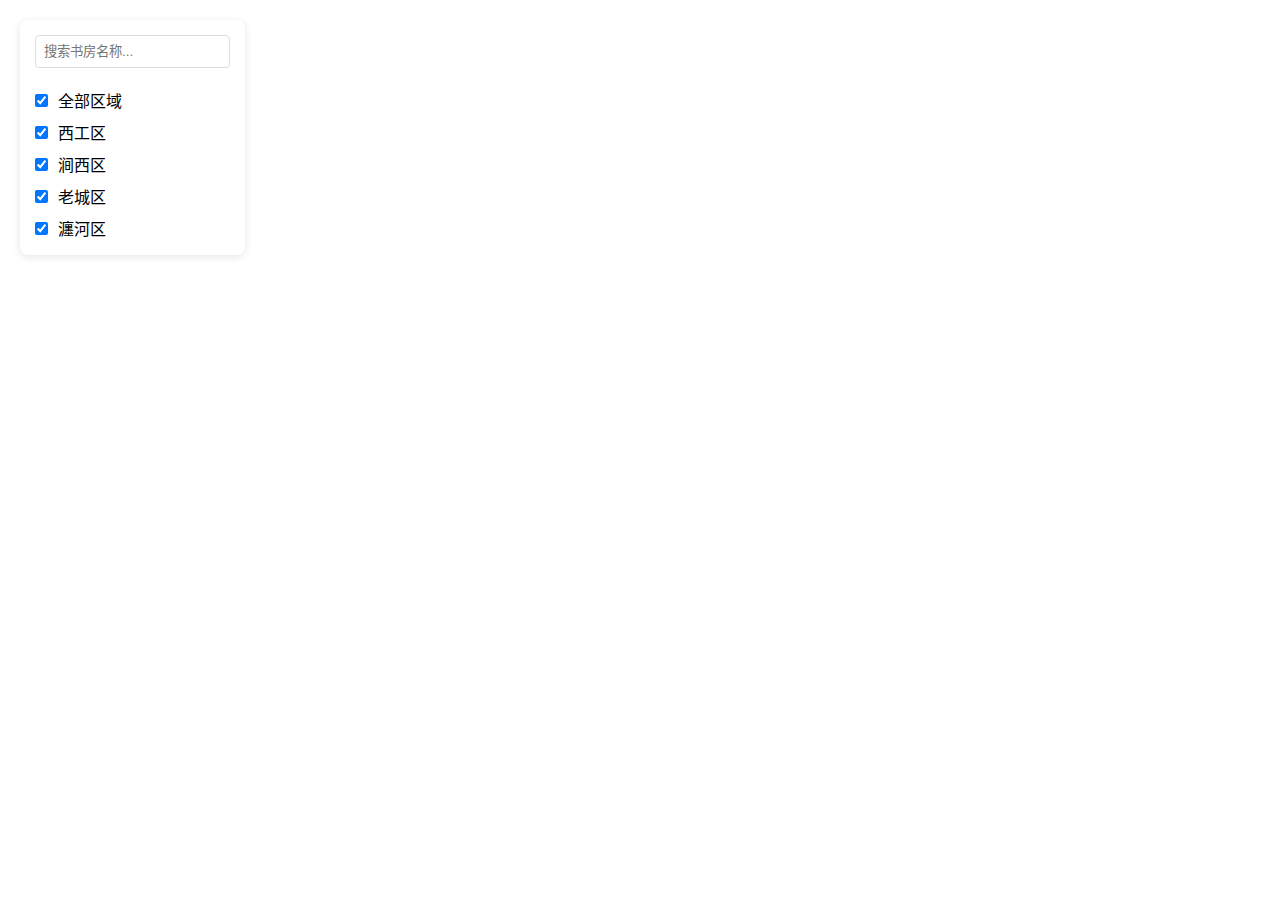
<file: 书房位置获取/index.html>
<!DOCTYPE html>
<html lang="zh-CN">
<head>
    <meta charset="UTF-8">
    <title>洛阳城市书房地图</title>
    <style>
        * {
            margin: 0;
            padding: 0;
            box-sizing: border-box;
        }
        
        #container {
            width: 100%;
            height: 100vh;
        }
        
        .control-panel {
            position: absolute;
            top: 20px;
            left: 20px;
            background: white;
            padding: 15px;
            border-radius: 8px;
            box-shadow: 0 2px 8px rgba(0,0,0,0.1);
            z-index: 100;
            min-width: 200px;
        }
        
        .search-box {
            margin-bottom: 15px;
        }
        
        .search-box input {
            width: 100%;
            padding: 8px;
            border: 1px solid #ddd;
            border-radius: 4px;
            margin-bottom: 5px;
        }
        
        .district-filter {
            display: flex;
            flex-direction: column;
            gap: 8px;
        }
        
        .district-filter label {
            cursor: pointer;
            display: flex;
            align-items: center;
            gap: 5px;
        }
        
        .district-filter input[type="checkbox"] {
            margin-right: 5px;
        }
        
        .bookroom-info {
            padding: 10px;
            min-width: 250px;
        }
        
        .bookroom-info h3 {
            color: #333;
            margin-bottom: 10px;
            padding-bottom: 5px;
            border-bottom: 1px solid #eee;
        }
        
        .bookroom-info p {
            margin: 5px 0;
            color: #666;
            font-size: 14px;
            line-height: 1.4;
        }
        
        .status-badge {
            display: inline-flex;
            align-items: center;
            padding: 2px 8px;
            border-radius: 3px;
            font-size: 12px;
            margin-left: 5px;
        }
        
        .status-badge::before {
            content: '';
            display: inline-block;
            width: 6px;
            height: 6px;
            border-radius: 50%;
            margin-right: 4px;
        }
        
        .status-open {
            background: #e8f5e9;
            color: #2e7d32;
        }
        
        .status-open::before {
            background: #2e7d32;
        }
        
        .status-closed {
            background: #ffebee;
            color: #c62828;
        }
        
        .status-closed::before {
            background: #c62828;
        }
    </style>
</head>
<body>
    <div class="control-panel">
        <div class="search-box">
            <input type="text" placeholder="搜索书房名称..." id="searchInput">
        </div>
        <div class="district-filter">
            <label><input type="checkbox" value="all" checked> 全部区域</label>
            <label><input type="checkbox" value="西工区" checked> 西工区</label>
            <label><input type="checkbox" value="涧西区" checked> 涧西区</label>
            <label><input type="checkbox" value="老城区" checked> 老城区</label>
            <label><input type="checkbox" value="瀍河区" checked> 瀍河区</label>
        </div>
    </div>
    
    <div id="container"></div>
    
    <script>
        window._AMapSecurityConfig = {
            securityJsCode: 'e790abe110f796deb3749aab5126bb89'
        }
    </script>
    <script src="https://webapi.amap.com/maps?v=2.0&key=c760f3c36c2f0417f462e58f06b7ac49&plugin=AMap.ToolBar,AMap.Scale,AMap.MarkerClusterer"></script>
    <script src="bookroom_data.js"></script>
    
    <script>
        // 初始化地图
        const map = new AMap.Map('container', {
            zoom: 13,
            center: [112.434468, 34.618682],  // 洛阳市中心坐标
            viewMode: '2D'
        });

        // 添加工具条和比例尺
        map.plugin(['AMap.ToolBar', 'AMap.Scale'], function() {
            map.addControl(new AMap.ToolBar());
            map.addControl(new AMap.Scale());
        });

        // 存储所有标记点
        const markers = {};

        // 创建标记点函数
        function createMarkers() {
            // 先清除所有现有标记
            for (const district in markers) {
                if (markers[district]) {
                    markers[district].forEach(marker => marker.setMap(null));
                }
            }

            // 创建新标记
            for (const district in DISTRICTS) {
                markers[district] = [];
                console.log(`Processing district: ${district}`); // 调试信息

                DISTRICTS[district].forEach(room => {
                    console.log(`Creating marker for: ${room.name}`, room); // 调试信息
                    
                    if (room.longitude && room.latitude) {
                        const marker = new AMap.Marker({
                            position: new AMap.LngLat(room.longitude, room.latitude),
                            title: room.name,
                            label: {
                                content: room.name,
                                direction: 'bottom'
                            }
                        });

                        const infoWindow = new AMap.InfoWindow({
                            content: `
                                <div class="bookroom-info">
                                    <h3>${room.name}</h3>
                                    <p>地址：${room.address}</p>
                                    <p>${room.info} 
                                        <span class="status-badge ${isBookroomOpen(room.info) ? 'status-open' : 'status-closed'}">
                                            ${isBookroomOpen(room.info) ? '开放中' : '已关闭'}
                                        </span>
                                    </p>
                                </div>
                            `,
                            offset: new AMap.Pixel(0, -30)
                        });

                        marker.on('click', () => {
                            infoWindow.open(map, marker.getPosition());
                        });

                        markers[district].push(marker);
                        marker.setMap(map);
                    }
                });
            }
        }

        // 切换区域显示函数
        function toggleDistrict(district, show) {
            if (markers[district]) {
                markers[district].forEach(marker => {
                    if (show) {
                        marker.setMap(map);
                    } else {
                        marker.setMap(null);
                    }
                });
            }
        }

        // 绑定复选框事件
        document.querySelectorAll('.district-filter input').forEach(checkbox => {
            checkbox.addEventListener('change', function() {
                if (this.value === 'all') {
                    const checked = this.checked;
                    document.querySelectorAll('.district-filter input').forEach(cb => {
                        if (cb.value !== 'all') {
                            cb.checked = checked;
                            toggleDistrict(cb.value, checked);
                        }
                    });
                } else {
                    toggleDistrict(this.value, this.checked);
                }
            });
        });

        // 等待地图加载完成后创建标记点
        map.on('complete', function() {
            console.log('Map loaded completely');
            createMarkers();
        });

        // 添加调试信息
        console.log('Map initialization started');
        console.log('DISTRICTS data:', DISTRICTS);

        // 添加搜索功能
        const searchInput = document.getElementById('searchInput');
        searchInput.addEventListener('input', function() {
            const searchText = this.value.toLowerCase();
            
            for (const district in markers) {
                markers[district].forEach((marker, index) => {
                    const room = DISTRICTS[district][index];
                    if (room.name.toLowerCase().includes(searchText) || 
                        room.address.toLowerCase().includes(searchText)) {
                        marker.show();
                    } else {
                        marker.hide();
                    }
                });
            }
        });

        // 判断书房是否开放
        function isBookroomOpen(info) {
            const now = new Date();
            const hours = now.getHours();
            const minutes = now.getMinutes();
            const currentTime = hours * 100 + minutes;
            
            const timeMatch = info.match(/(\d{1,2}):(\d{2})-(\d{1,2}):(\d{2})/);
            if (timeMatch) {
                const openTime = parseInt(timeMatch[1]) * 100 + parseInt(timeMatch[2]);
                const closeTime = parseInt(timeMatch[3]) * 100 + parseInt(timeMatch[4]);
                return currentTime >= openTime && currentTime <= closeTime;
            }
            return true;
        }

        // 添加标记点聚合
        let cluster = new AMap.MarkerClusterer(map, [], {
            gridSize: 80,
            minClusterSize: 2
        });
    </script>
</body>
</html>
</file>
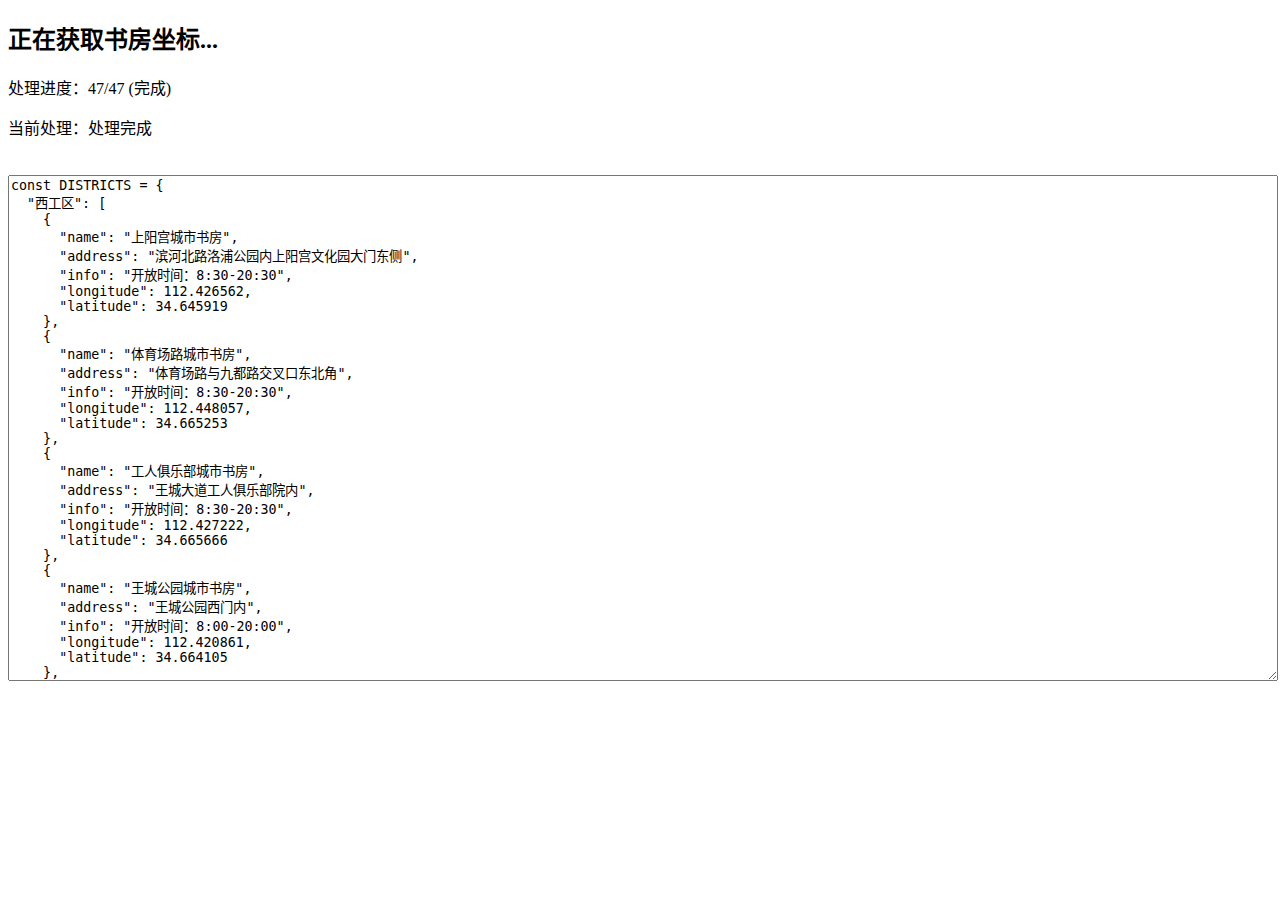
<file: get_coordinates.html>
<!DOCTYPE html>
<html lang="zh-CN">
<head>
    <meta charset="UTF-8">
    <title>获取书房坐标</title>
    <style>
        #output {
            width: 100%;
            height: 500px;
            margin-top: 20px;
            font-family: monospace;
        }
    </style>
</head>
<body>
    <h2>正在获取书房坐标...</h2>
    <div>
        <p>处理进度：<span id="progress">0/0</span></p>
        <p>当前处理：<span id="current">-</span></p>
    </div>
    <textarea id="output" readonly></textarea>

    <script type="text/javascript">
        window._AMapSecurityConfig = {
            securityJsCode: 'e790abe110f796deb3749aab5126bb89'
        }
    </script>
    <script type="text/javascript" src="https://webapi.amap.com/maps?v=2.0&key=c760f3c36c2f0417f462e58f06b7ac49"></script>
    <script src="bookroom_data.js"></script>
    
    <script>
        const delay = ms => new Promise(resolve => setTimeout(resolve, ms));
        
        async function getCoordinates(address) {
            return new Promise((resolve, reject) => {
                AMap.plugin('AMap.Geocoder', function() {
                    const geocoder = new AMap.Geocoder({
                        city: "洛阳市"
                    });
                    
                    geocoder.getLocation(address, function(status, result) {
                        if (status === 'complete' && result.info === 'OK') {
                            const location = result.geocodes[0].location;
                            resolve([location.lng, location.lat]);
                        } else {
                            reject(new Error('获取坐标失败'));
                        }
                    });
                });
            });
        }

        async function processBookrooms() {
            const output = document.getElementById('output');
            const progressSpan = document.getElementById('progress');
            const currentSpan = document.getElementById('current');
            
            let totalCount = 0;
            let processedCount = 0;
            
            // 计算总数
            for (const district in DISTRICTS) {
                totalCount += DISTRICTS[district].length;
            }
            
            const newData = {};
            
            for (const district in DISTRICTS) {
                newData[district] = [];
                
                for (const room of DISTRICTS[district]) {
                    currentSpan.textContent = `${district} - ${room.name}`;
                    progressSpan.textContent = `${processedCount}/${totalCount}`;
                    
                    try {
                        // 构建完整地址
                        const fullAddress = `洛阳市${district}${room.address}`;
                        const coordinates = await getCoordinates(fullAddress);
                        
                        // 添加坐标信息
                        const newRoom = {
                            ...room,
                            longitude: coordinates[0],
                            latitude: coordinates[1]
                        };
                        
                        newData[district].push(newRoom);
                        
                        // 更新输出
                        output.value = `const DISTRICTS = ${JSON.stringify(newData, null, 2)};`;
                        
                        // 等待一小段时间，避免请求过快
                        await delay(300);
                        
                    } catch (error) {
                        console.error(`处理 ${room.name} 时出错:`, error);
                        // 如果获取坐标失败，仍然保留原始数据
                        newData[district].push(room);
                    }
                    
                    processedCount++;
                }
            }
            
            progressSpan.textContent = `${processedCount}/${totalCount} (完成)`;
            currentSpan.textContent = "处理完成";
            
            // 最终更新输出
            output.value = `const DISTRICTS = ${JSON.stringify(newData, null, 2)};`;
        }

        // 开始处理
        processBookrooms().catch(console.error);
    </script>
</body>
</html>
</file>
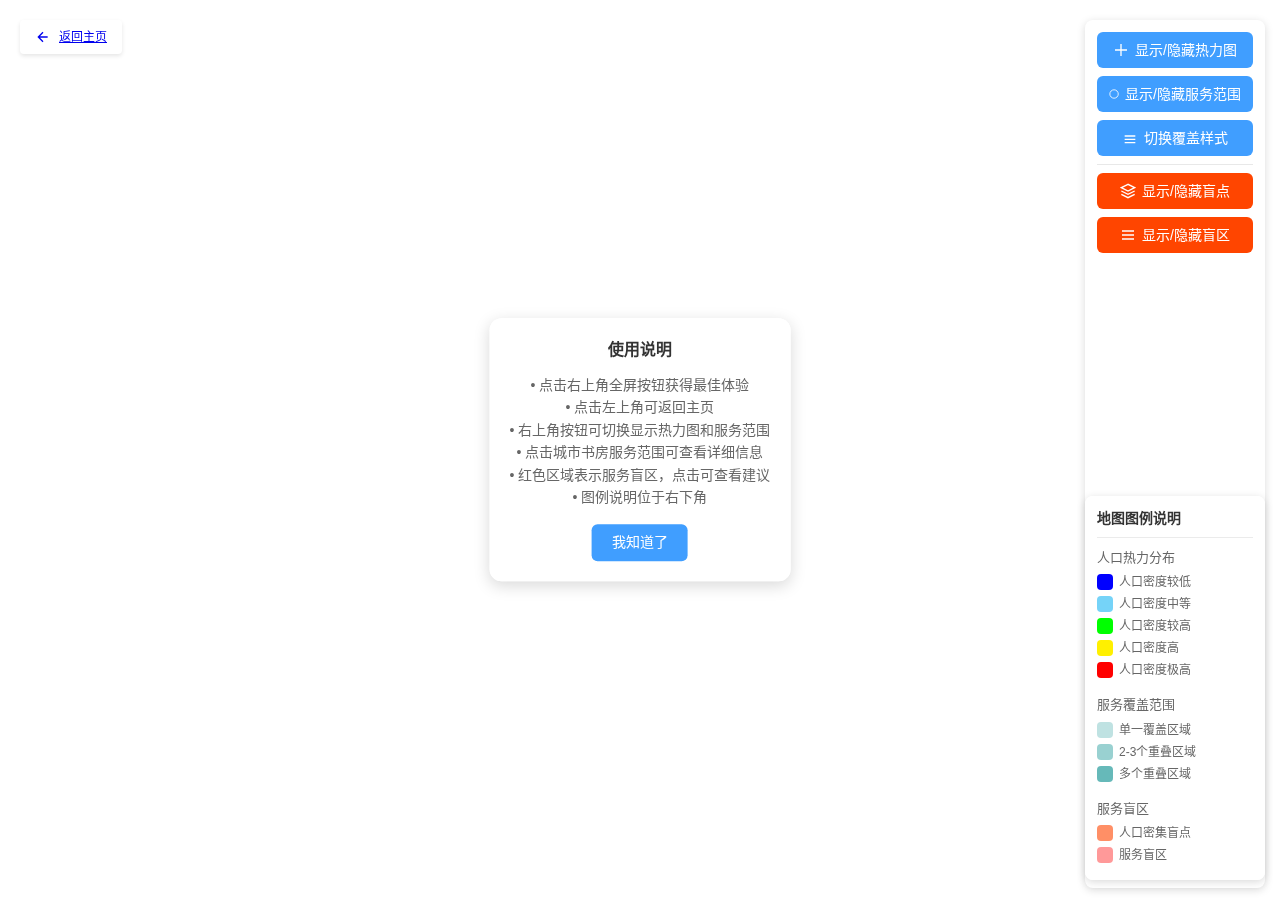
<file: population_map.html>
<!DOCTYPE html>
<html lang="zh-CN">
<head>
    <meta charset="UTF-8">
    <meta name="viewport" content="width=device-width, initial-scale=1.0">
    <title>人口热力分布 - 河洛书苑生长笔记</title>
    <link rel="stylesheet" href="static/vendor/map/demo-center.css"/>
    <style>
        * {
            margin: 0;
            padding: 0;
            box-sizing: border-box;
        }

        html,
        body,
        #population-map {
            margin: 0;
            padding: 0;
            width: 100%;
            height: 100vh;
        }
        
        .input-card {
            position: fixed;
            top: 20px;
            right: 15px;
            background: #fff;
            padding: 12px;
            border-radius: 8px;
            box-shadow: 0 2px 8px rgba(0,0,0,0.15);
            z-index: 1000;
            width: 180px;
        }
        
        .input-item {
            margin-bottom: 8px;
        }

        .input-item:last-child {
            margin-bottom: 0;
        }

        /* 按钮组样式 */
        .btn-group {
            display: flex;
            flex-direction: column;
            gap: 8px;
        }

        .btn-group:last-child {
            margin-bottom: 0;
        }

        /* 分隔线 */
        .divider {
            height: 1px;
            background: #e8e8e8;
            margin: 8px 0;
        }
        
        .btn {
            width: 100%;
            height: 36px;
            background: #409EFF;
            color: #fff;
            border: none;
            border-radius: 6px;
            cursor: pointer;
            font-size: 14px;
            font-weight: 500;
            transition: all 0.3s ease;
            display: flex;
            align-items: center;
            justify-content: center;
            gap: 6px;
            padding: 0 12px;
            white-space: nowrap;
        }
        
        .btn:hover {
            background: #66b1ff;
            transform: translateY(-1px);
        }
        
        .btn.active {
            background: #FF4500;
        }

        /* 红色按钮样式 */
        .btn-danger {
            background: #FF4500;
        }

        .btn-danger:hover {
            background: #ff6433;
        }

        .amap-info-content {
            padding: 0 !important;
            max-width: 360px !important;
            background: rgba(255, 255, 255, 0.95) !important;
            border-radius: 12px !important;
            box-shadow: 0 8px 32px rgba(0, 0, 0, 0.15) !important;
            border: 1px solid rgba(255, 255, 255, 0.8) !important;
            backdrop-filter: blur(10px) !important;
            -webkit-backdrop-filter: blur(10px) !important;
            overflow: hidden !important;
        }
        
        .info-window {
            padding: 0;
            background: transparent;
        }

        .info-window-header {
            background: linear-gradient(135deg, #FF4500, #FF6B45) !important;
            color: white;
            padding: 16px 20px;
            font-size: 20px;
            font-weight: 600;
            border-radius: 12px 12px 0 0;
            position: relative;
            text-shadow: 0 1px 2px rgba(0, 0, 0, 0.1);
        }

        .info-window-body {
            padding: 20px;
            background: rgba(255, 255, 255, 0.95);
        }

        .info-item {
            display: flex;
            align-items: flex-start;
            gap: 12px;
            margin-bottom: 16px;
            padding-bottom: 12px;
            border-bottom: 1px solid rgba(0, 0, 0, 0.08);
            background: white;
            padding: 12px;
            border-radius: 8px;
            box-shadow: 0 2px 6px rgba(0, 0, 0, 0.04);
        }

        .info-item:last-child {
            margin-bottom: 0;
            padding-bottom: 12px;
            border-bottom: none;
        }

        .info-icon {
            width: 32px;
            height: 32px;
            display: flex;
            align-items: center;
            justify-content: center;
            background: rgba(255, 69, 0, 0.1);
            border-radius: 8px;
            flex-shrink: 0;
            box-shadow: 0 2px 4px rgba(255, 69, 0, 0.1);
        }

        .info-icon svg {
            width: 20px;
            height: 20px;
            stroke: #FF4500;
        }

        .info-text {
            flex: 1;
            font-size: 15px;
            line-height: 1.6;
            color: #333;
            font-weight: 500;
        }

        .info-text strong {
            color: #FF4500;
            font-weight: 700;
            text-shadow: 0 0 1px rgba(255, 69, 0, 0.1);
        }

        .info-priority {
            display: inline-block;
            padding: 4px 12px;
            background: linear-gradient(135deg, rgba(255, 69, 0, 0.1), rgba(255, 69, 0, 0.2));
            color: #FF4500;
            border-radius: 6px;
            font-size: 14px;
            font-weight: 600;
            box-shadow: 0 2px 4px rgba(255, 69, 0, 0.1);
            border: 1px solid rgba(255, 69, 0, 0.2);
        }
        
        .amap-info-close {
            top: 16px !important;
            right: 16px !important;
            color: white !important;
            font-size: 20px !important;
            opacity: 0.8 !important;
            transition: opacity 0.3s !important;
            text-shadow: 0 1px 2px rgba(0, 0, 0, 0.2) !important;
        }
        
        .amap-info-close:hover {
            opacity: 1 !important;
        }
        
        .amap-info-sharp {
            display: none !important;
        }
        
        .library-title {
            font-size: 24px !important;
            font-weight: 700 !important;
            color: #1a1a1a !important;
            margin-bottom: 16px !important;
            padding-bottom: 12px !important;
            border-bottom: 2px solid #f0f0f0 !important;
            border-radius: 2px !important;
            background: #ffffff !important;
        }
        
        .library-info {
            position: relative !important;
            font-size: 18px !important;
            line-height: 1.8 !important;
            color: #333333 !important;
            font-weight: 500 !important;
            background: #ffffff !important;
            z-index: 1 !important;
        }
        
        .library-info p {
            position: relative !important;
            margin: 12px 0 !important;
            padding: 6px 0 6px 28px !important;
            color: #333333 !important;
            line-height: 1.8 !important;
            font-weight: 500 !important;
            background: #ffffff !important;
            border-radius: 8px !important;
        }
        
        .library-info p::before {
            content: "" !important;
            position: absolute !important;
            left: 8px !important;
            top: 50% !important;
            transform: translateY(-50%) !important;
            width: 8px !important;
            height: 8px !important;
            background: #409EFF !important;
            border-radius: 50% !important;
        }
        
        .legend {
            position: fixed;
            top: 270px;  /* 调整这个值以适应控件栏的高度 */
            right: 15px;
            background: #fff;
            padding: 12px;
            border-radius: 8px;
            box-shadow: 0 2px 8px rgba(0,0,0,0.15);
            z-index: 1000;
            font-size: 13px;
            width: 180px;
        }
        
        .legend-item {
            display: flex;
            align-items: center;
            margin: 4px 0;
        }
        
        .legend-item:first-child {
            margin-top: 0;
        }
        
        .legend-item:last-child {
            margin-bottom: 0;
        }
        
        .legend-color {
            width: 16px;
            height: 16px;
            margin-right: 8px;
            border-radius: 4px;
        }
        
        .loading-indicator {
            position: absolute;
            top: 50%;
            left: 50%;
            transform: translate(-50%, -50%);
            background: rgba(0,0,0,0.7);
            color: white;
            padding: 15px 20px;
            border-radius: 5px;
            z-index: 1000;
            display: none;
        }

        /* 返回按钮样式 */
        .back-button {
            position: fixed;
            top: 20px;
            left: 20px;
            z-index: 1000;
            background: #fff;
            padding: 8px 15px;
            border-radius: 4px;
            box-shadow: 0 2px 4px rgba(0,0,0,0.1);
            cursor: pointer;
            display: flex;
            align-items: center;
            gap: 8px;
            transition: all 0.3s ease;
        }

        .back-button:hover {
            background: #f5f5f5;
            transform: translateY(-2px);
        }

        .back-button svg {
            width: 16px;
            height: 16px;
        }

        /* 地图说明样式 */
        .map-info {
            position: fixed;
            bottom: 20px;
            right: 15px;
            background: rgba(255, 255, 255, 0.95);
            padding: 12px;
            border-radius: 8px;
            box-shadow: 0 2px 8px rgba(0,0,0,0.15);
            backdrop-filter: blur(10px);
            -webkit-backdrop-filter: blur(10px);
            z-index: 1000;
            width: 180px;
            font-size: 13px;
        }

        .map-info-title {
            font-size: 14px;
            font-weight: 600;
            color: #333;
            margin-bottom: 10px;
            padding-bottom: 8px;
            border-bottom: 1px solid rgba(0,0,0,0.08);
        }

        .map-legend-group {
            margin-bottom: 16px;
        }

        .map-legend-group:last-child {
            margin-bottom: 0;
        }

        .map-legend-subtitle {
            font-size: 13px;
            font-weight: 500;
            color: #666;
            margin-bottom: 6px;
        }

        .map-legend-item {
            display: flex;
            align-items: center;
            margin: 4px 0;
            font-size: 12px;
            color: #666;
        }

        .map-legend-color {
            width: 16px;
            height: 16px;
            margin-right: 6px;
            border-radius: 4px;
            flex-shrink: 0;
        }

        /* 初始提示框样式 */
        .initial-tip {
            position: fixed;
            top: 50%;
            left: 50%;
            transform: translate(-50%, -50%);
            background: rgba(255, 255, 255, 0.95);
            padding: 20px;
            border-radius: 12px;
            box-shadow: 0 4px 16px rgba(0, 0, 0, 0.15);
            z-index: 1000;
            max-width: 320px;
            text-align: center;
            backdrop-filter: blur(10px);
            -webkit-backdrop-filter: blur(10px);
            animation: fadeIn 0.5s ease-out;
        }

        .initial-tip-title {
            font-size: 16px;
            font-weight: 600;
            color: #333;
            margin-bottom: 12px;
        }

        .initial-tip-content {
            font-size: 14px;
            color: #666;
            line-height: 1.6;
            margin-bottom: 16px;
        }

        .initial-tip-btn {
            background: #409EFF;
            color: white;
            border: none;
            padding: 8px 20px;
            border-radius: 6px;
            cursor: pointer;
            font-size: 14px;
            transition: all 0.3s ease;
        }

        .initial-tip-btn:hover {
            background: #66b1ff;
            transform: translateY(-1px);
        }

        @keyframes fadeIn {
            from {
                opacity: 0;
                transform: translate(-50%, -40%);
            }
            to {
                opacity: 1;
                transform: translate(-50%, -50%);
            }
        }
    </style>
</head>
<body>
    <a href="index.html#populationMapPreview" class="back-button" title="返回主页">
        <svg xmlns="http://www.w3.org/2000/svg" viewBox="0 0 24 24" fill="none" stroke="currentColor" stroke-width="2">
            <path d="M19 12H5M12 19l-7-7 7-7"/>
        </svg>
        <span>返回主页</span>
    </a>
    <div id="population-map"></div>
    <div class="initial-tip" id="initialTip">
        <div class="initial-tip-title">使用说明</div>
        <div class="initial-tip-content">
            • 点击右上角全屏按钮获得最佳体验<br>
            • 点击左上角可返回主页<br>
            • 右上角按钮可切换显示热力图和服务范围<br>
            • 点击城市书房服务范围可查看详细信息<br>
            • 红色区域表示服务盲区，点击可查看建议<br>
            • 图例说明位于右下角
        </div>
        <button class="initial-tip-btn" onclick="closeInitialTip()">我知道了</button>
    </div>
    <div class="input-card">
        <div class="btn-group">
            <button class="btn" onclick="toggleHeatmap()">
                <svg xmlns="http://www.w3.org/2000/svg" width="16" height="16" viewBox="0 0 24 24" fill="none" stroke="currentColor" stroke-width="2">
                    <path d="M12 3v18M3 12h18"/>
                </svg>
                显示/隐藏热力图
            </button>
            <button class="btn" onclick="toggleLibraries()">
                <svg xmlns="http://www.w3.org/2000/svg" width="16" height="16" viewBox="0 0 24 24" fill="none" stroke="currentColor" stroke-width="2">
                    <circle cx="12" cy="12" r="10"/>
                </svg>
                显示/隐藏服务范围
            </button>
            <button class="btn" onclick="toggleOverlapStyle()">
                <svg xmlns="http://www.w3.org/2000/svg" width="16" height="16" viewBox="0 0 24 24" fill="none" stroke="currentColor" stroke-width="2">
                    <path d="M4 14h16M4 9h16M4 19h16"/>
                </svg>
                切换覆盖样式
            </button>
        </div>
        <div class="divider"></div>
        <div class="btn-group">
            <button class="btn btn-danger" onclick="toggleBlindArea()">
                <svg xmlns="http://www.w3.org/2000/svg" width="16" height="16" viewBox="0 0 24 24" fill="none" stroke="currentColor" stroke-width="2">
                    <path d="M12 2L2 7l10 5 10-5-10-5zM2 17l10 5 10-5M2 12l10 5 10-5"/>
                </svg>
                显示/隐藏盲点
            </button>
            <button class="btn btn-danger" onclick="toggleBlindAreaPolygon()">
                <svg xmlns="http://www.w3.org/2000/svg" width="16" height="16" viewBox="0 0 24 24" fill="none" stroke="currentColor" stroke-width="2">
                    <path d="M3 6h18M3 12h18M3 18h18"/>
                </svg>
                显示/隐藏盲区
            </button>
        </div>
    </div>
    <div class="legend" id="legend" style="display: none;">
        <div class="legend-item">
            <div class="legend-color" style="background: rgba(0, 139, 139, 0.25)"></div>
            <span>单一覆盖区域</span>
        </div>
        <div class="legend-item">
            <div class="legend-color" style="background: rgba(0, 139, 139, 0.4)"></div>
            <span>2-3个重叠区域</span>
        </div>
        <div class="legend-item">
            <div class="legend-color" style="background: rgba(0, 139, 139, 0.6)"></div>
            <span>多个重叠区域</span>
        </div>
        <div class="legend-item">
            <div class="legend-color" style="background: rgba(255, 69, 0, 0.6)"></div>
            <span>服务盲点</span>
        </div>
        <div class="legend-item">
            <div class="legend-color" style="background: rgba(255, 0, 0, 0.4)"></div>
            <span>服务盲区</span>
        </div>
    </div>
    <div class="map-info">
        <div class="map-info-title">地图图例说明</div>
        
        <div class="map-legend-group">
            <div class="map-legend-subtitle">人口热力分布</div>
            <div class="map-legend-item">
                <div class="map-legend-color" style="background: rgb(0,0,255)"></div>
                <span>人口密度较低</span>
            </div>
            <div class="map-legend-item">
                <div class="map-legend-color" style="background: rgb(117,211,248)"></div>
                <span>人口密度中等</span>
            </div>
            <div class="map-legend-item">
                <div class="map-legend-color" style="background: rgb(0,255,0)"></div>
                <span>人口密度较高</span>
            </div>
            <div class="map-legend-item">
                <div class="map-legend-color" style="background: rgb(255,240,0)"></div>
                <span>人口密度高</span>
            </div>
            <div class="map-legend-item">
                <div class="map-legend-color" style="background: rgb(255,0,0)"></div>
                <span>人口密度极高</span>
            </div>
        </div>

        <div class="map-legend-group">
            <div class="map-legend-subtitle">服务覆盖范围</div>
            <div class="map-legend-item">
                <div class="map-legend-color" style="background: rgba(0, 139, 139, 0.25)"></div>
                <span>单一覆盖区域</span>
            </div>
            <div class="map-legend-item">
                <div class="map-legend-color" style="background: rgba(0, 139, 139, 0.4)"></div>
                <span>2-3个重叠区域</span>
            </div>
            <div class="map-legend-item">
                <div class="map-legend-color" style="background: rgba(0, 139, 139, 0.6)"></div>
                <span>多个重叠区域</span>
            </div>
        </div>

        <div class="map-legend-group">
            <div class="map-legend-subtitle">服务盲区</div>
            <div class="map-legend-item">
                <div class="map-legend-color" style="background: rgba(255, 69, 0, 0.6)"></div>
                <span>人口密集盲点</span>
            </div>
            <div class="map-legend-item">
                <div class="map-legend-color" style="background: rgba(255, 0, 0, 0.4)"></div>
                <span>服务盲区</span>
            </div>
        </div>
    </div>


<script type="text/javascript" src="static/js/heatmapData.js"></script>
<script type="text/javascript" src="static/js/libraryData.js"></script>
<script src="https://webapi.amap.com/maps?v=1.4.15&key=8c0f2606de763666d42b04bb5ec5b0e3&plugin=AMap.MarkerClusterer"></script>
<script type="text/javascript">
    var map, heatmap, libraryLayer;
    var isHeatmapVisible = true;
    var isLibraryVisible = false;
    var isBlindAreaVisible = false;
    var isBlindAreaPolygonVisible = false;
    var circles = [];
    var blindAreaPolygons = [];
    var blindAreaMergedPolygons = [];
    var isOverlapStyle = false;
    var currentInfoWindow = null;

    // 初始化地图
    function initMap() {
        map = new AMap.Map("population-map", {
            resizeEnable: true,
            center: [112.434468, 34.663041],  // 洛阳市中心坐标
            zoom: 11
        });

        if (!isSupportCanvas()) {
            alert('热力图仅对支持canvas的浏览器适用,您所使用的浏览器不能使用热力图功能,请换个浏览器试试~')
            return;
        }

        // 初始化热力图
        map.plugin(["AMap.Heatmap"], function () {
            const canvas = document.createElement('canvas');
            canvas.setAttribute('willReadFrequently', true);
            
            heatmap = new AMap.Heatmap(map, {
                radius: 25,
                opacity: [0.1, 0.8],
                gradient: {
                    0.2: 'rgb(0,0,255)',
                    0.4: 'rgb(117,211,248)',
                    0.6: 'rgb(0,255,0)',
                    0.8: 'rgb(255,240,0)',
                    1.0: 'rgb(255,0,0)'
                },
                canvas: canvas
            });

            heatmap.setDataSet({
                data: heatmapData,
                max: 100
            });
        });

        // 加载城市书房数据
        loadLibraryData().then(() => {
            createLibraryCircles();
            // 在服务范围创建完成后初始化盲区
            initBlindAreas();
            
            // 默认显示服务范围
            map.add(libraryLayer);
            isLibraryVisible = true;
        });
    }

    // 判断浏览器是否支持canvas
    function isSupportCanvas() {
        var elem = document.createElement('canvas');
        elem.setAttribute('willReadFrequently', true);  // 添加willReadFrequently属性
        return !!(elem.getContext && elem.getContext('2d'));
    }

    // 创建城市书房服务范围圆形
    function createLibraryCircles() {
        libraryData.forEach(function(library) {
            var circle = new AMap.Circle({
                center: library.position,
                radius: 1500,  // 1.5千米半径
                strokeColor: "#008B8B",  // 深青色边框
                strokeOpacity: 0.6,
                strokeWeight: 1.5,
                fillColor: "#008B8B",    // 深青色填充
                fillOpacity: 0.25,
                cursor: 'pointer',
                strokeStyle: 'dashed'    // 虚线边框
            });

            // 添加点击事件
            circle.on('click', function(e) {
                if (currentInfoWindow) {
                    currentInfoWindow.close();
                }
                
                var info = new AMap.InfoWindow({
                    isCustom: true,
                    autoMove: true,
                    closeWhenClickMap: true,
                    content: `
                        <div class="info-window">
                            <div class="info-window-header" style="background: linear-gradient(135deg, #2ecc71, #27ae60) !important;">
                                ${library.name}
                            </div>
                            <div class="info-window-body">
                                <div class="info-item">
                                    <div class="info-icon" style="background: rgba(46, 204, 113, 0.1);">
                                        <svg xmlns="http://www.w3.org/2000/svg" viewBox="0 0 24 24" fill="none" stroke="#2ecc71" stroke-width="2">
                                            <path d="M21 10c0 7-9 13-9 13s-9-6-9-13a9 9 0 0 1 18 0z"></path>
                                            <circle cx="12" cy="10" r="3"></circle>
                                        </svg>
                                    </div>
                                    <div class="info-text">
                                        <strong style="color: #2ecc71;">地址：</strong>${library.address}
                                    </div>
                                </div>
                                <div class="info-item">
                                    <div class="info-icon" style="background: rgba(46, 204, 113, 0.1);">
                                        <svg xmlns="http://www.w3.org/2000/svg" viewBox="0 0 24 24" fill="none" stroke="#2ecc71" stroke-width="2">
                                            <path d="M4 19.5A2.5 2.5 0 0 1 6.5 17H20"></path>
                                            <path d="M6.5 2H20v20H6.5A2.5 2.5 0 0 1 4 19.5v-15A2.5 2.5 0 0 1 6.5 2z"></path>
                                        </svg>
                                    </div>
                                    <div class="info-text">
                                        <strong style="color: #2ecc71;">藏书：</strong>${library.books}册
                                    </div>
                                </div>
                                <div class="info-item">
                                    <div class="info-icon" style="background: rgba(46, 204, 113, 0.1);">
                                        <svg xmlns="http://www.w3.org/2000/svg" viewBox="0 0 24 24" fill="none" stroke="#2ecc71" stroke-width="2">
                                            <path d="M20 7h-9"></path>
                                            <path d="M14 17H5"></path>
                                            <circle cx="17" cy="17" r="3"></circle>
                                            <circle cx="7" cy="7" r="3"></circle>
                                        </svg>
                                    </div>
                                    <div class="info-text">
                                        <strong style="color: #2ecc71;">座位：</strong>${library.seats}个
                                    </div>
                                </div>
                                <div class="info-item">
                                    <div class="info-icon" style="background: rgba(46, 204, 113, 0.1);">
                                        <svg xmlns="http://www.w3.org/2000/svg" viewBox="0 0 24 24" fill="none" stroke="#2ecc71" stroke-width="2">
                                            <circle cx="12" cy="12" r="10"></circle>
                                            <path d="M12 6 12 12 16 14"></path>
                                        </svg>
                                    </div>
                                    <div class="info-text">
                                        <strong style="color: #2ecc71;">开放时间：</strong>${library.opening_hours || '8:30-20:30'}
                                    </div>
                                </div>
                                <div class="info-item">
                                    <div class="info-icon" style="background: rgba(46, 204, 113, 0.1);">
                                        <svg xmlns="http://www.w3.org/2000/svg" viewBox="0 0 24 24" fill="none" stroke="#2ecc71" stroke-width="2">
                                            <circle cx="12" cy="12" r="10"></circle>
                                            <path d="M12 2a15.3 15.3 0 0 1 4 10 15.3 15.3 0 0 1-4 10 15.3 15.3 0 0 1-4-10 15.3 15.3 0 0 1 4-10z"></path>
                                            <path d="M2 12h20"></path>
                                        </svg>
                                    </div>
                                    <div class="info-text">
                                        <strong style="color: #2ecc71;">服务半径：</strong>1.5千米
                                    </div>
                                </div>
                            </div>
                        </div>
                    `,
                    offset: new AMap.Pixel(0, -20)
                });

                info.open(map, library.position);
                currentInfoWindow = info;
                
                e.stopPropagation();
            });

            circles.push(circle);
        });

        libraryLayer = new AMap.OverlayGroup(circles);
        
        // 添加地图点击事件，关闭信息窗口
        map.on('click', function() {
            if (currentInfoWindow) {
                currentInfoWindow.close();
                currentInfoWindow = null;
            }
        });
    }

    // 切换热力图显示/隐藏
    function toggleHeatmap() {
        if (isHeatmapVisible) {
            heatmap.hide();
        } else {
            heatmap.show();
        }
        isHeatmapVisible = !isHeatmapVisible;
    }

    // 切换覆盖样式
    function toggleOverlapStyle() {
        isOverlapStyle = !isOverlapStyle;
        document.getElementById('legend').style.display = isOverlapStyle ? 'block' : 'none';
        
        if (isOverlapStyle) {
            circles.forEach(circle => {
                circle.setOptions({
                    strokeColor: "#008B8B",
                    strokeOpacity: 0.4,
                    strokeWeight: 1.5,
                    fillColor: "#008B8B",
                    fillOpacity: 0.25,
                    strokeStyle: 'solid'
                });
            });
        } else {
            circles.forEach(circle => {
                circle.setOptions({
                    strokeColor: "#008B8B",
                    strokeOpacity: 0.6,
                    strokeWeight: 1.5,
                    fillColor: "#008B8B",
                    fillOpacity: 0.25,
                    strokeStyle: 'dashed'
                });
            });
        }
    }

    // 切换城市书房服务范围显示/隐藏
    function toggleLibraries() {
        if (!libraryLayer) {
            createLibraryCircles();
        }
        
        if (isLibraryVisible) {
            map.remove(libraryLayer);
            document.getElementById('legend').style.display = 'none';
        } else {
            map.add(libraryLayer);
            if (isOverlapStyle) {
                document.getElementById('legend').style.display = 'block';
            }
        }
        isLibraryVisible = !isLibraryVisible;
    }

    // 计算和创建服务盲区
    function initBlindAreas() {
        // 清空现有盲区
        blindAreaPolygons.forEach(polygon => {
            map.remove(polygon);
        });
        blindAreaPolygons = [];
        
        blindAreaMergedPolygons.forEach(polygon => {
            map.remove(polygon);
        });
        blindAreaMergedPolygons = [];
        
        // 筛选出高密度点（热力值大于80的点）
        const highDensityPoints = heatmapData.filter(point => point.count > 80);
        const blindPoints = [];
        
        highDensityPoints.forEach(point => {
            let isInServiceArea = false;
            const pointLngLat = new AMap.LngLat(point.lng, point.lat);
            
            // 检查该点是否在任何服务范围内
            for (let circle of circles) {
                const center = circle.getCenter();
                const distance = pointLngLat.distance(center);
                if (distance <= 1500) {  // 1.5km服务半径
                    isInServiceArea = true;
                    break;
                }
            }
            
            // 如果不在服务范围内，创建盲区标记
            if (!isInServiceArea) {
                blindPoints.push(point);
                const blindArea = createBlindAreaMarker(point, pointLngLat);
                blindAreaPolygons.push(blindArea);
            }
        });

        // 创建盲区多边形
        createBlindAreaPolygons(blindPoints);
    }

    // Graham扫描法计算凸包
    function convexHull(points) {
        if (points.length < 3) {
            // 如果点数小于3，直接返回这些点围成的多边形
            return points;
        }

        // 找到最左下方的点作为起始点
        let start = points[0];
        for (let i = 1; i < points.length; i++) {
            if (points[i][1] < start[1] || (points[i][1] === start[1] && points[i][0] < start[0])) {
                start = points[i];
            }
        }

        // 计算其他点相对于起始点的极角
        const sortedPoints = points.filter(p => p !== start).sort((a, b) => {
            const angleA = Math.atan2(a[1] - start[1], a[0] - start[0]);
            const angleB = Math.atan2(b[1] - start[1], b[0] - start[0]);
            if (angleA === angleB) {
                // 如果极角相同，选择距离起始点更远的点
                const distA = (a[0] - start[0]) * (a[0] - start[0]) + (a[1] - start[1]) * (a[1] - start[1]);
                const distB = (b[0] - start[0]) * (b[0] - start[0]) + (b[1] - start[1]) * (b[1] - start[1]);
                return distB - distA;
            }
            return angleA - angleB;
        });

        // 构建凸包
        const hull = [start];
        for (const point of sortedPoints) {
            while (hull.length >= 2 && !isLeftTurn(hull[hull.length - 2], hull[hull.length - 1], point)) {
                hull.pop();
            }
            hull.push(point);
        }

        // 确保首尾相连
        if (hull.length >= 3) {
            hull.push(hull[0]);
        }

        return hull;
    }

    // 判断是否左转
    function isLeftTurn(p1, p2, p3) {
        return (p2[0] - p1[0]) * (p3[1] - p1[1]) -
               (p2[1] - p1[1]) * (p3[0] - p1[0]) > 0;
    }

    // 创建盲区多边形
    function createBlindAreaPolygons(blindPoints) {
        if (blindPoints.length === 0) return;

        // 使用DBSCAN算法对盲点进行聚类
        const clusters = dbscan(blindPoints, 2000, 2);

        clusters.forEach(cluster => {
            if (cluster.length < 2) return;

            // 创建凸包
            const points = cluster.map(point => [point.lng, point.lat]);
            
            // 判断是否为线性分布
            const isLinear = isLinearDistribution(points);
            
            if (isLinear) {
                // 为线性分布创建缓冲区
                const bufferedPoints = createBufferZone(points);
                // 创建多边形
                const polygon = new AMap.Polygon({
                    path: bufferedPoints,
                    strokeColor: "#FF0000",
                    strokeWeight: 2,
                    strokeOpacity: 0.8,
                    fillColor: '#FF0000',
                    fillOpacity: 0.4,
                    cursor: 'pointer'
                });
                
                // 添加点击事件
                addPolygonClickEvent(polygon, cluster);
                blindAreaMergedPolygons.push(polygon);
            } else {
                // 非线性分布使用原有的凸包算法
                const hull = convexHull(points);
                if (hull.length < 3) return;
                
                const polygon = new AMap.Polygon({
                    path: hull,
                    strokeColor: "#FF0000",
                    strokeWeight: 2,
                    strokeOpacity: 0.8,
                    fillColor: '#FF0000',
                    fillOpacity: 0.4,
                    cursor: 'pointer'
                });
                
                addPolygonClickEvent(polygon, cluster);
                blindAreaMergedPolygons.push(polygon);
            }
        });
    }

    // 判断是否为线性分布
    function isLinearDistribution(points) {
        if (points.length < 3) return true;
        
        // 计算点到直线的最大距离
        const start = points[0];
        const end = points[points.length - 1];
        
        let maxDistance = 0;
        for (let i = 1; i < points.length - 1; i++) {
            const distance = pointToLineDistance(points[i], start, end);
            maxDistance = Math.max(maxDistance, distance);
        }
        
        // 如果最大距离小于线段长度的10%，认为是线性分布
        const lineLength = Math.sqrt(
            Math.pow(end[0] - start[0], 2) + 
            Math.pow(end[1] - start[1], 2)
        );
        
        return maxDistance < lineLength * 0.1;
    }

    // 计算点到直线的距离
    function pointToLineDistance(point, lineStart, lineEnd) {
        const numerator = Math.abs(
            (lineEnd[1] - lineStart[1]) * point[0] -
            (lineEnd[0] - lineStart[0]) * point[1] +
            lineEnd[0] * lineStart[1] -
            lineEnd[1] * lineStart[0]
        );
        
        const denominator = Math.sqrt(
            Math.pow(lineEnd[1] - lineStart[1], 2) +
            Math.pow(lineEnd[0] - lineStart[0], 2)
        );
        
        return numerator / denominator;
    }

    // 创建缓冲区
    function createBufferZone(points) {
        if (points.length < 2) return points;
        
        const bufferDistance = 0.005; // 约500米的经纬度距离
        const bufferedPoints = [];
        
        // 添加起点的缓冲区圆弧点
        const startPoint = points[0];
        for (let i = 0; i <= 10; i++) {
            const angle = Math.PI * i / 10;
            const x = startPoint[0] + bufferDistance * Math.cos(angle);
            const y = startPoint[1] + bufferDistance * Math.sin(angle);
            bufferedPoints.push([x, y]);
        }
        
        // 创建平行线上的点
        for (let i = 0; i < points.length - 1; i++) {
            const p1 = points[i];
            const p2 = points[i + 1];
            
            // 计算垂直向量
            const dx = p2[0] - p1[0];
            const dy = p2[1] - p1[1];
            const length = Math.sqrt(dx * dx + dy * dy);
            const normalX = -dy / length * bufferDistance;
            const normalY = dx / length * bufferDistance;
            
            bufferedPoints.push([p2[0] + normalX, p2[1] + normalY]);
        }
        
        // 添加终点的缓冲区圆弧点
        const endPoint = points[points.length - 1];
        for (let i = 0; i <= 10; i++) {
            const angle = Math.PI + Math.PI * i / 10;
            const x = endPoint[0] + bufferDistance * Math.cos(angle);
            const y = endPoint[1] + bufferDistance * Math.sin(angle);
            bufferedPoints.push([x, y]);
        }
        
        // 添加下方的点（反向）
        for (let i = points.length - 1; i > 0; i--) {
            const p1 = points[i];
            const p2 = points[i - 1];
            
            const dx = p2[0] - p1[0];
            const dy = p2[1] - p1[1];
            const length = Math.sqrt(dx * dx + dy * dy);
            const normalX = dy / length * bufferDistance;
            const normalY = -dx / length * bufferDistance;
            
            bufferedPoints.push([p1[0] + normalX, p1[1] + normalY]);
        }
        
        // 闭合多边形
        bufferedPoints.push(bufferedPoints[0]);
        
        return bufferedPoints;
    }

    // 添加多边形点击事件
    function addPolygonClickEvent(polygon, cluster) {
        polygon.on('click', function(e) {
            if (currentInfoWindow) {
                currentInfoWindow.close();
            }
            
            var info = new AMap.InfoWindow({
                isCustom: true,
                autoMove: true,
                closeWhenClickMap: true,
                content: `
                    <div class="info-window">
                        <div class="info-window-header">
                            服务盲区群
                        </div>
                        <div class="info-window-body">
                            <div class="info-item">
                                <div class="info-icon">
                                    <svg xmlns="http://www.w3.org/2000/svg" viewBox="0 0 24 24" fill="none" stroke="currentColor" stroke-width="2">
                                        <path d="M17 21v-2a4 4 0 0 0-4-4H5a4 4 0 0 0-4 4v2"></path>
                                        <circle cx="9" cy="7" r="4"></circle>
                                        <path d="M23 21v-2a4 4 0 0 0-3-3.87"></path>
                                        <path d="M16 3.13a4 4 0 0 1 0 7.75"></path>
                                    </svg>
                                </div>
                                <div class="info-text">
                                    包含<strong>${cluster.length}个</strong>人口密集盲点
                                </div>
                            </div>
                            <div class="info-item">
                                <div class="info-icon">
                                    <svg xmlns="http://www.w3.org/2000/svg" viewBox="0 0 24 24" fill="none" stroke="currentColor" stroke-width="2">
                                        <path d="M22 11.08V12a10 10 0 1 1-5.93-9.14"></path>
                                        <polyline points="22 4 12 14.01 9 11.01"></polyline>
                                    </svg>
                                </div>
                                <div class="info-text">
                                    建议在此区域规划新的城市书房
                                </div>
                            </div>
                            <div class="info-item">
                                <div class="info-icon">
                                    <svg xmlns="http://www.w3.org/2000/svg" viewBox="0 0 24 24" fill="none" stroke="currentColor" stroke-width="2">
                                        <path d="M12 2L2 7l10 5 10-5-10-5zM2 17l10 5 10-5M2 12l10 5 10-5"></path>
                                    </svg>
                                </div>
                                <div class="info-text">
                                    优先级：<span class="info-priority">高</span>
                                </div>
                            </div>
                        </div>
                    </div>
                `,
                offset: new AMap.Pixel(0, -20)
            });
            
            info.open(map, polygon.getBounds().getCenter());
            currentInfoWindow = info;
            
            e.stopPropagation();
        });
    }

    // DBSCAN聚类算法
    function dbscan(points, eps, minPts) {
        const clusters = [];
        const visited = new Set();
        
        points.forEach(point => {
            if (visited.has(point)) return;
            visited.add(point);
            
            const neighbors = getNeighbors(point, points, eps);
            if (neighbors.length < minPts) return;
            
            const cluster = [point];
            expandCluster(points, neighbors, cluster, eps, minPts, visited);
            clusters.push(cluster);
        });
        
        return clusters;
    }

    // 获取邻近点
    function getNeighbors(point, points, eps) {
        return points.filter(p => {
            if (p === point) return false;
            const distance = new AMap.LngLat(point.lng, point.lat)
                .distance([p.lng, p.lat]);
            return distance <= eps;
        });
    }

    // 扩展聚类
    function expandCluster(points, neighbors, cluster, eps, minPts, visited) {
        neighbors.forEach(neighbor => {
            if (!visited.has(neighbor)) {
                visited.add(neighbor);
                const newNeighbors = getNeighbors(neighbor, points, eps);
                if (newNeighbors.length >= minPts) {
                    neighbors.push(...newNeighbors.filter(n => !neighbors.includes(n)));
                }
            }
            if (!cluster.includes(neighbor)) {
                cluster.push(neighbor);
            }
        });
    }

    // 切换盲点显示/隐藏
    function toggleBlindArea() {
        if (isBlindAreaVisible) {
            blindAreaPolygons.forEach(polygon => {
                map.remove(polygon);
            });
        } else {
            blindAreaPolygons.forEach(polygon => {
                map.add(polygon);
            });
        }
        isBlindAreaVisible = !isBlindAreaVisible;
    }

    // 切换盲区多边形显示/隐藏
    function toggleBlindAreaPolygon() {
        if (isBlindAreaPolygonVisible) {
            blindAreaMergedPolygons.forEach(polygon => {
                map.remove(polygon);
            });
        } else {
            blindAreaMergedPolygons.forEach(polygon => {
                map.add(polygon);
            });
        }
        isBlindAreaPolygonVisible = !isBlindAreaPolygonVisible;
    }

    // 修改盲区标记的点击事件
    function createBlindAreaMarker(point, pointLngLat) {
        const blindArea = new AMap.Circle({
            center: [point.lng, point.lat],
            radius: 200,
            strokeColor: "#FF4500",
            strokeOpacity: 0.8,
            strokeWeight: 2,
            fillColor: "#FF4500",
            fillOpacity: 0.6,
            strokeStyle: 'solid'
        });
        
        blindArea.on('click', function(e) {
            if (currentInfoWindow) {
                currentInfoWindow.close();
            }
            
            var info = new AMap.InfoWindow({
                isCustom: true,
                autoMove: true,
                closeWhenClickMap: true,
                content: `
                    <div class="info-window">
                        <div class="info-window-header">
                            服务盲区
                        </div>
                        <div class="info-window-body">
                            <div class="info-item">
                                <div class="info-icon">
                                    <svg xmlns="http://www.w3.org/2000/svg" viewBox="0 0 24 24" fill="none" stroke="currentColor" stroke-width="2">
                                        <path d="M21 10c0 7-9 13-9 13s-9-6-9-13a9 9 0 0 1 18 0z"></path>
                                        <circle cx="12" cy="10" r="3"></circle>
                                    </svg>
                                </div>
                                <div class="info-text">
                                    该区域人口密度<strong>较高</strong>，但目前未被任何城市书房覆盖
                                </div>
                            </div>
                            <div class="info-item">
                                <div class="info-icon">
                                    <svg xmlns="http://www.w3.org/2000/svg" viewBox="0 0 24 24" fill="none" stroke="currentColor" stroke-width="2">
                                        <path d="M22 12h-4l-3 9L9 3l-3 9H2"></path>
                                    </svg>
                                </div>
                                <div class="info-text">
                                    建议在此区域规划新的城市书房以提升服务覆盖率
                                </div>
                            </div>
                            <div class="info-item">
                                <div class="info-icon">
                                    <svg xmlns="http://www.w3.org/2000/svg" viewBox="0 0 24 24" fill="none" stroke="currentColor" stroke-width="2">
                                        <path d="M12 2L2 7l10 5 10-5-10-5zM2 17l10 5 10-5M2 12l10 5 10-5"></path>
                                    </svg>
                                </div>
                                <div class="info-text">
                                    优先级：<span class="info-priority">高</span>
                                </div>
                            </div>
                        </div>
                    </div>
                `,
                offset: new AMap.Pixel(0, -20)
            });
            
            info.open(map, pointLngLat);
            currentInfoWindow = info;
            
            e.stopPropagation();
        });
        
        return blindArea;
    }

    // 在现有的 JavaScript 代码开头添加关闭提示框的函数
    function closeInitialTip() {
        const tip = document.getElementById('initialTip');
        tip.style.opacity = '0';
        setTimeout(() => {
            tip.style.display = 'none';
        }, 500);
    }

    // 初始化地图
    initMap();
</script>
</body>
</html>
</file>
<file: static/vendor/map/demo-center.css>
html {
  font-size: 12px;
}
.amap-copyright{
  box-sizing: content-box
}
* {
  box-sizing: border-box
}
.input-textarea{
   color:grey;
   height:8em;
   overflow:auto;
   border-radius:0.4rem;
   border:1px solid #ced4da;
   margin-bottom:1rem;
}
body {
  margin: 0;
  font-family: -apple-system, BlinkMacSystemFont, "Segoe UI", Roboto, "Helvetica Neue", Arial, sans-serif, "Apple Color Emoji", "Segoe UI Emoji", "Segoe UI Symbol", "Noto Color Emoji";
  line-height: 1.5;
  font-weight: 300;
  color: #111213;
}

hr {
  margin: 0.5rem 0;
  box-sizing: content-box;
  height: 0;
  overflow: visible;
  border: 0;
  border-top: 1px solid rgba(0, 0, 0, .1)
}

p {
  margin-top: 0;
  margin-bottom: 0;
}

label {
  display: inline-block;
  margin-bottom: 0.4rem;
}

label, .btn {
  margin-left: 0;
  font-size: 1rem;
}

button, input, select {
  margin: 0;
  font-family: inherit;
  font-size: inherit;
  line-height: inherit;
  overflow: visible;
  text-transform: none
}

[type=button]::-moz-focus-inner, [type=reset]::-moz-focus-inner, [type=submit]::-moz-focus-inner, button::-moz-focus-inner {
  padding: 0;
  border-style: none;
}

input[type=checkbox], input[type=radio] {
  box-sizing: border-box;
  padding: 0;
  -webkit-box-sizing: border-box;
  box-sizing: border-box;
  padding: 0;
  margin: 0 0.5rem 0 0;
}

h4 {
  font-family: inherit;
  line-height: 1.8;
  font-weight: 300;
  color: inherit;
  font-size: 1.1rem;
  margin-top: 0;
  margin-bottom: .5rem
}

.btn {
  display: inline-block;
  font-weight: 400;
  text-align: center;
  white-space: nowrap;
  vertical-align: middle;
  -webkit-user-select: none;
  -moz-user-select: none;
  -ms-user-select: none;
  user-select: none;
  border: 1px solid transparent;
  transition: color .15s ease-in-out, background-color .15s ease-in-out, border-color .15s ease-in-out, box-shadow .15s ease-in-out;
  background-color: transparent;
  background-image: none;
  color: #25A5F7;
  border-color: #25A5F7;
  padding: .25rem .5rem;
  line-height: 1.5;
  border-radius: 1rem;
  -webkit-appearance: button;
  cursor:pointer;
}

.btn:hover {
  color: #fff;
  background-color: #25A5F7;
  border-color: #25A5F7
}

.btn:hover {
  text-decoration: none
}

.input-item {
  position: relative;
  display: -ms-flexbox;
  display: flex;
  -ms-flex-wrap: wrap;
  flex-wrap: wrap;
  -ms-flex-align: center;
  align-items: center;
  width: 100%;
  height: 3rem;
}

.input-item:last-child {
  margin-bottom: 0;
}

.input-item>select, .input-item>input[type=text], .input-item>input[type=date] {
  position: relative;
  -ms-flex: 1 1 auto;
  flex: 1 1 auto;
  width: 1%;
  margin-bottom: 0;
}

.input-item>select:not(:last-child), .input-item>input[type=text]:not(:last-child), .input-item>input[type=date]:not(:last-child) {
  border-top-right-radius: 0;
  border-bottom-right-radius: 0
}

.input-item>select:not(:first-child), .input-item>input[type=text]:not(:first-child), .input-item>input[type=date]:not(:first-child) {
  border-top-left-radius: 0;
  border-bottom-left-radius: 0
}

.input-item-prepend {
  margin-right: -1px;
}

.input-item-text, input[type=text],input[type=date], select {
  height: calc(2.2rem + 2px);
}

.input-item-text {
  width: 6rem;
  text-align: justify;
  padding: 0.4rem 0.7rem;
  display: inline-block;
  text-justify: distribute-all-lines;
  /*ie6-8*/
  text-align-last: justify;
  /* ie9*/
  -moz-text-align-last: justify;
  /*ff*/
  -webkit-text-align-last: justify;
  /*chrome 20+*/
  -ms-flex-align: center;
  align-items: center;
  margin-bottom: 0;
  font-size: 1rem;
  font-weight: 400;
  line-height: 1.5;
  color: #495057;
  text-align: center;
  white-space: nowrap;
  background-color: #e9ecef;
  border: 1px solid #ced4da;
  border-radius: .25rem;
  border-bottom-right-radius: 0;
  border-top-right-radius: 0;
}

.input-item-text input[type=checkbox], .input-item-text input[type=radio] {
  margin-top: 0
}

.input-card {
  display: flex;
  flex-direction: column;
  min-width: 0;
  word-wrap: break-word;
  background-color: #fff;
  background-clip: border-box;
  border-radius: .25rem;
  width: 22rem;
  border-width: 0;
  border-radius: 0.4rem;
  box-shadow: 0 2px 6px 0 rgba(114, 124, 245, .5);
  position: fixed;
  bottom: 1rem;
  right: 1rem;
  -ms-flex: 1 1 auto;
  flex: 1 1 auto;
  padding: 0.75rem 1.25rem;
}

.input-text {
  line-height: 2rem;
  margin-right: 2rem;
}

.info hr {
  margin-right: 0;
  margin-left: 0;
  border-top-color: grey;
}

.info {
  padding: .75rem 1.25rem;
  margin-bottom: 1rem;
  border-radius: .25rem;
  position: fixed;
  top: 1rem;
  background-color: white;
  width: auto;
  min-width: 22rem;
  border-width: 0;
  right: 1rem;
  box-shadow: 0 2px 6px 0 rgba(114, 124, 245, .5);
}

.code {
  left: 1.5rem;
  right: 1.5rem;
  top: 1.5rem;
  bottom: 1.5rem;
  overflow: auto;
  margin-bottom: 0rem;
}

.code .btn {
  top: 1rem;
  position: absolute;
  right: 1rem;
}

.code .result {
  border: 1px solid rgba(0, 0, 0, 0.1);
  border-radius: 0.5rem;
  padding: 1rem;
  bottom: 1rem;
  position: absolute;
  top: 5.5rem;
  right: 1rem;
  left: 1rem;
  overflow: auto;
}

.code .status {
  color: #80adff;
  display: inline-block;
  font-size: 14px;
}

.code h4 {
  display: inline-block;
  max-width: 20rem;
  margin-right: 1rem;
  margin-bottom: 1rem;
}

select, input[type=text], input[type=date] {
  display: inline-block;
  width: 100%;
  padding: .375rem 1.75rem .375rem .75rem;
  line-height: 1.5;
  color: #495057;
  vertical-align: middle;
  background: #fff url("data:image/svg+xml;charset=utf8,%3Csvg xmlns='http://www.w3.org/2000/svg' viewBox='0 0 4 5'%3E%3Cpath fill='%23343a40' d='M2 0L0 2h4zm0 5L0 3h4z'/%3E%3C/svg%3E") no-repeat right .75rem center;
  background-size: 8px 10px;
  border: 1px solid #ced4da;
  border-radius: .25rem;
  -webkit-appearance: none;
  -moz-appearance: none;
  appearance: none
}

input[type=text],input[type=date] {
  background: #fff;
  padding: .375rem .75rem;
}

select:focus, input[type=text]:focus, input[type=date]:focus {
  border-color: #80bdff;
  outline: 0;
  box-shadow: 0 0 0 .1rem rgba(128, 189, 255, .1)
}

.btn:focus {
  outline: 0;
  box-shadow: none;
}

select:focus::-ms-value, input[type=text]:focus::-ms-value,input[type=date]:focus::-ms-value {
  color: #495057;
  background-color: #fff
}


/* native toastr */
.native-toast {
  position: fixed;
  background-color: rgba(50, 50, 50, .8);
  border-radius: 33px;
  color: white;
  left: 50%;
  text-align: center;
  padding: 6px 12px;
  opacity: 0;
  z-index: 99999;
  transition: transform .25s, opacity .25s, top .25s;
  box-sizing: border-box;
}

.native-toast-bottom {
  bottom: 50px;
  -ms-transform: translateX(-50%) translateY(50px);
      transform: translateX(-50%) translateY(50px)
}

.native-toast-bottom.native-toast-shown {
  opacity: 1;
  -ms-transform: translateX(-50%) translateY(0);
      transform: translateX(-50%) translateY(0);
}

.native-toast-bottom.native-toast-edge {
  bottom: 0;
}

.native-toast-top {
  top: 50px;
  -ms-transform: translateX(-50%) translateY(-50px);
      transform: translateX(-50%) translateY(-50px)
}

.native-toast-top.native-toast-shown {
  opacity: 1;
  -ms-transform: translateX(-50%) translateY(0);
      transform: translateX(-50%) translateY(0);
}

.native-toast-top.native-toast-edge {
  top: 0;
}

.native-toast-center {
  top: 0;
  -ms-transform: translateX(-50%) translateY(-50px);
      transform: translateX(-50%) translateY(-50px)
}

.native-toast-center.native-toast-shown {
  opacity: 1;
  top: 50%;
  -ms-transform: translateX(-50%) translateY(-50%);
      transform: translateX(-50%) translateY(-50%);
}

.native-toast-edge {
  border-radius: 0;
  width: 100%;
  text-align: left;
}

@media screen and (min-width: 40rem) {
  .native-toast:not(.native-toast-edge) {
    max-width: 18rem;
  }
}

/*
  max-width does not seem to work in small screen?
*/

/*@media screen and (max-width: 768px) {
  .native-toast:not(.native-toast-edge) {
    max-width: 400px;
  }
}

@media screen and (max-width: 468px) {
  .native-toast:not(.native-toast-edge) {
    max-width: 300px;
  }
}*/

/* types */

.native-toast-error {
  background-color: #d92727;
  color: white;
}

.native-toast-success {
  background-color: #62a465;
  color: white;
}

.native-toast-warning {
  background-color: #fdaf17;
  color: white;
}

.native-toast-info {
  background-color: #5060ba;
  color: white;
}

[class^="native-toast-icon-"] {
  vertical-align: middle;
  margin-right: 8px
}

[class^="native-toast-icon-"] svg {
  width: 16px;
  height: 16px;
}
</file>
